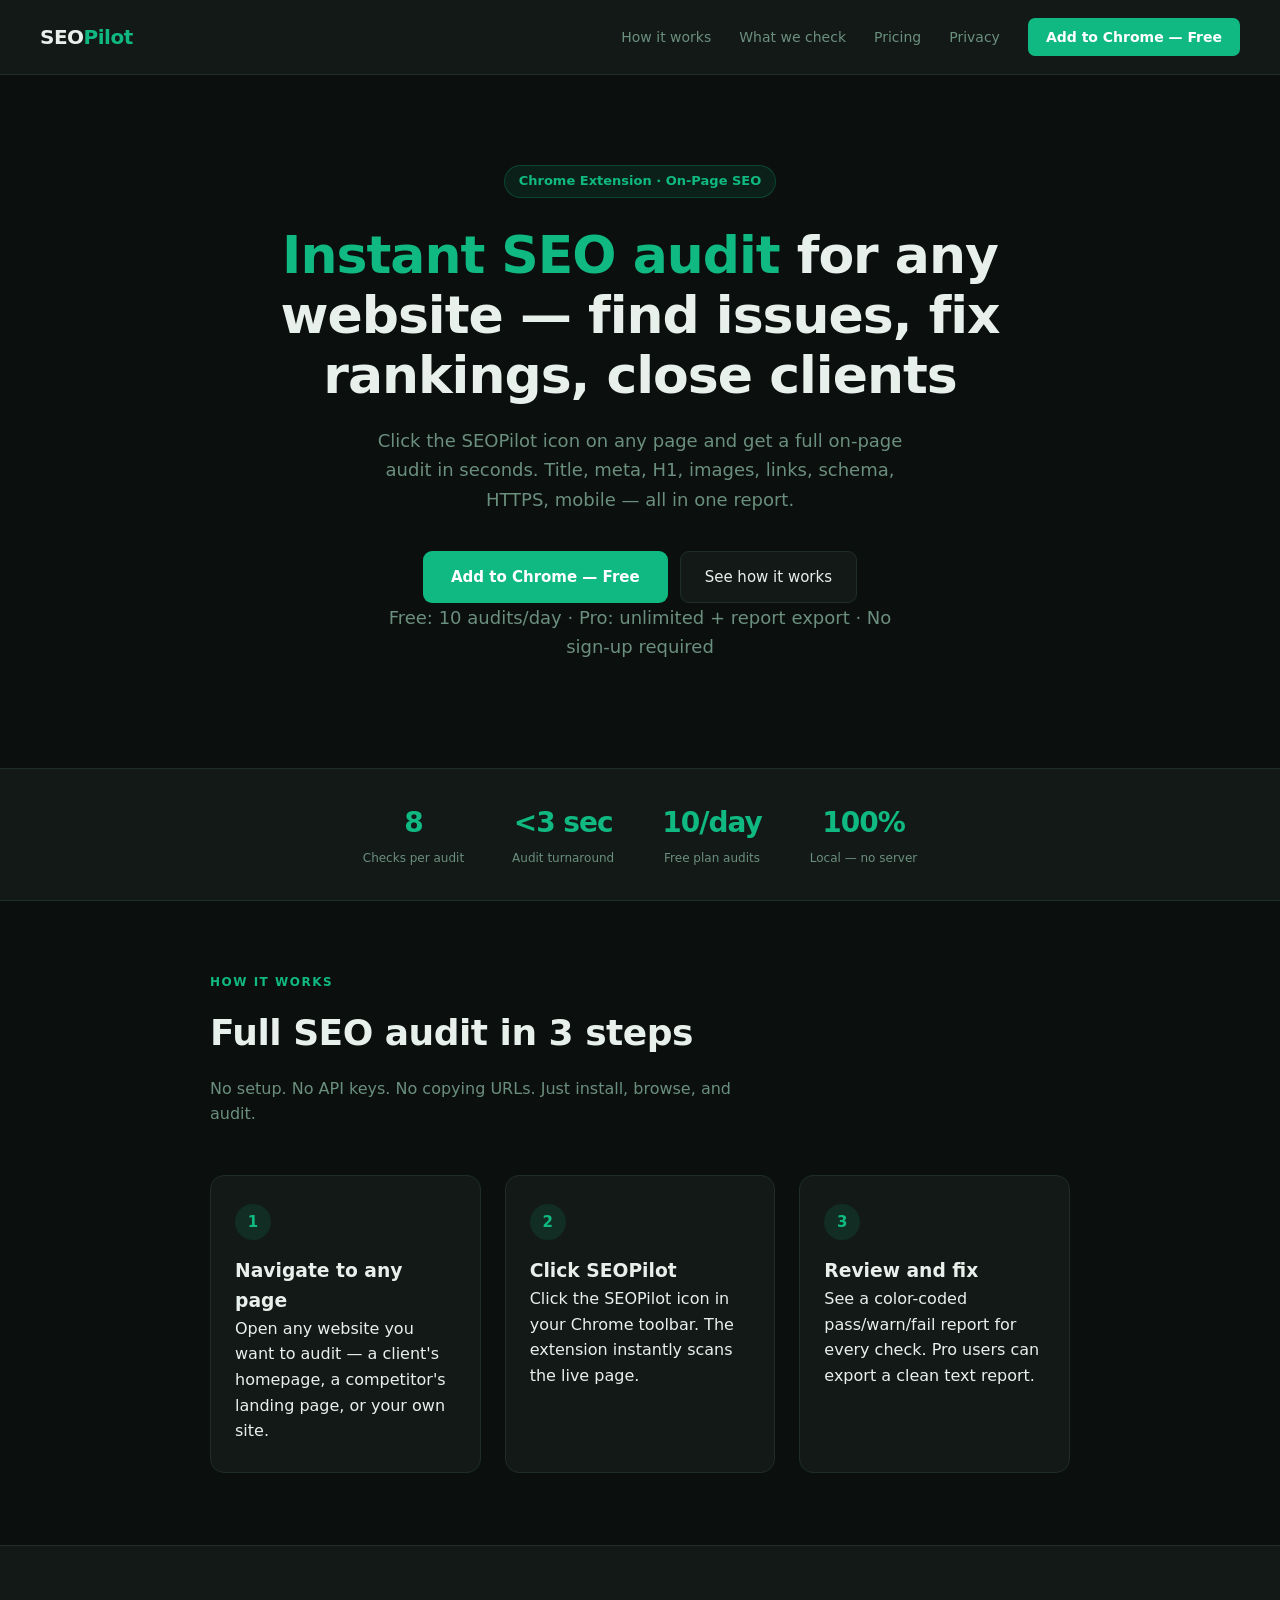
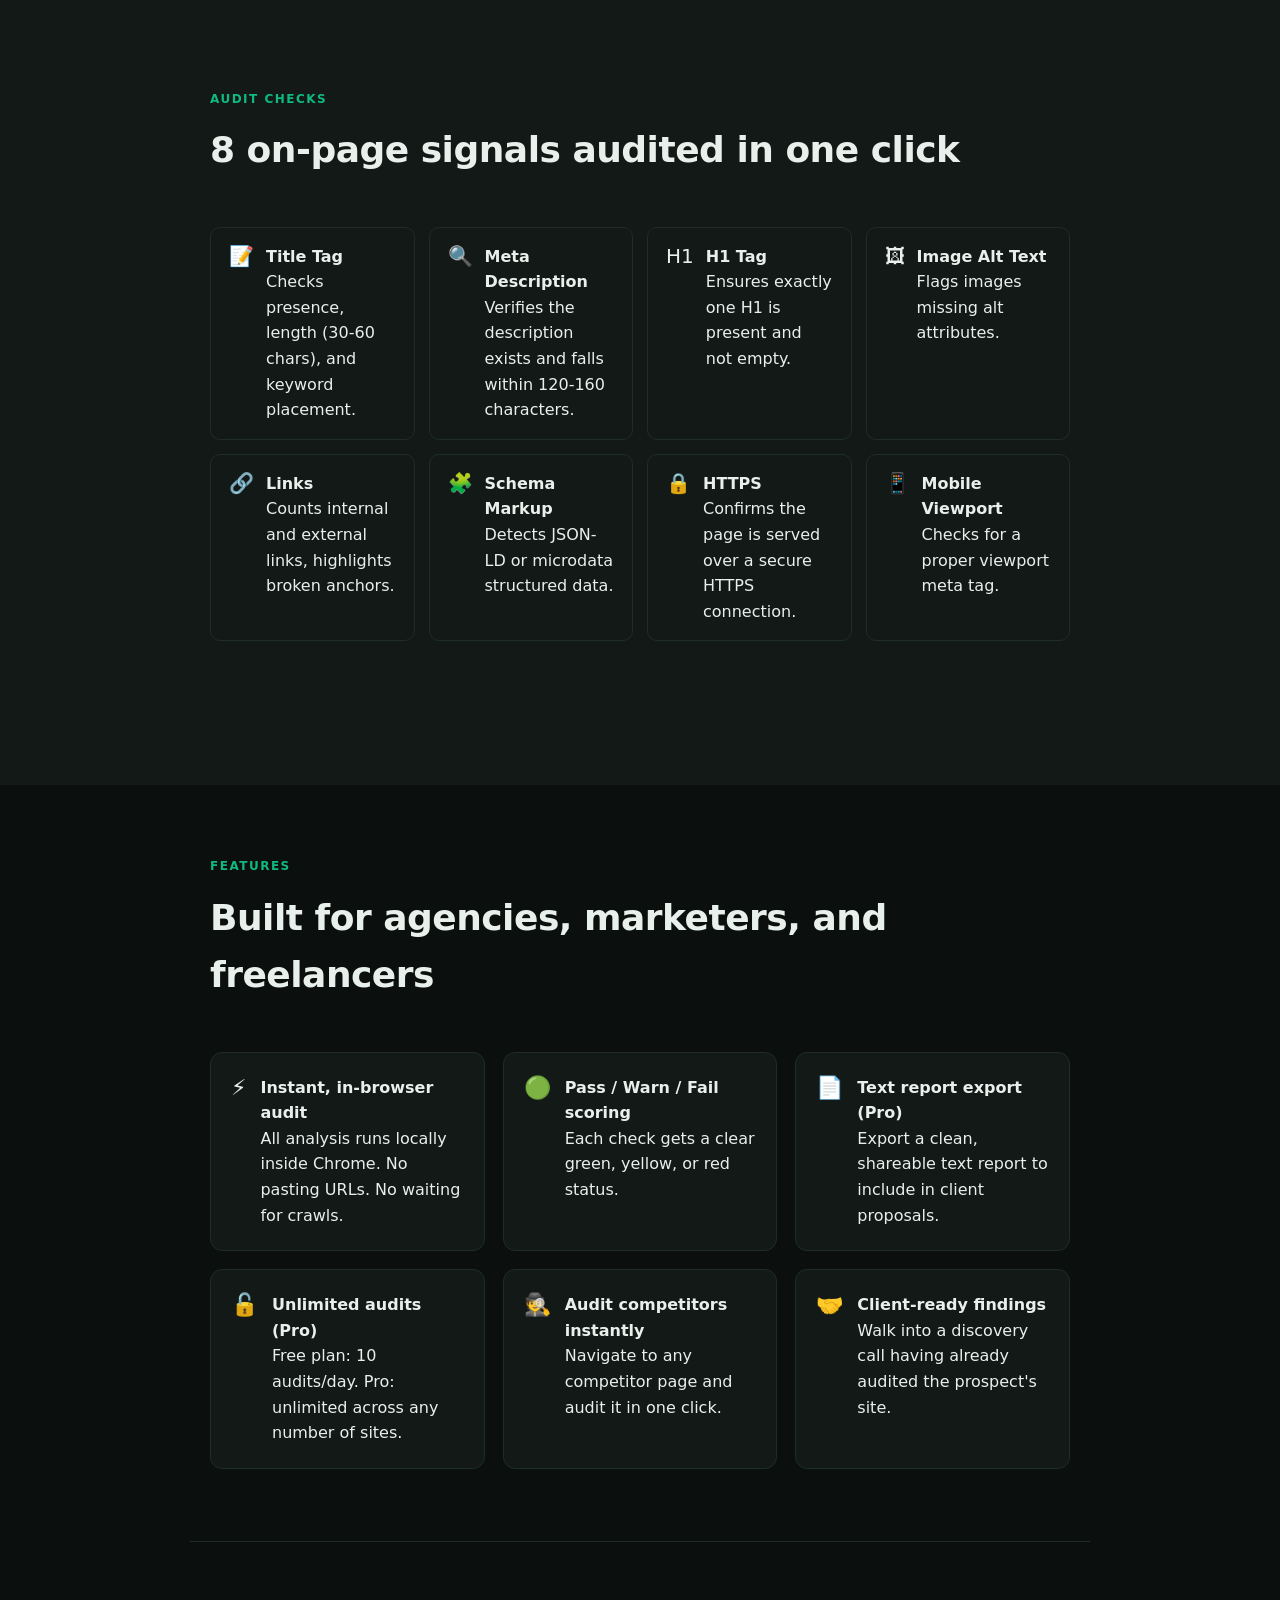
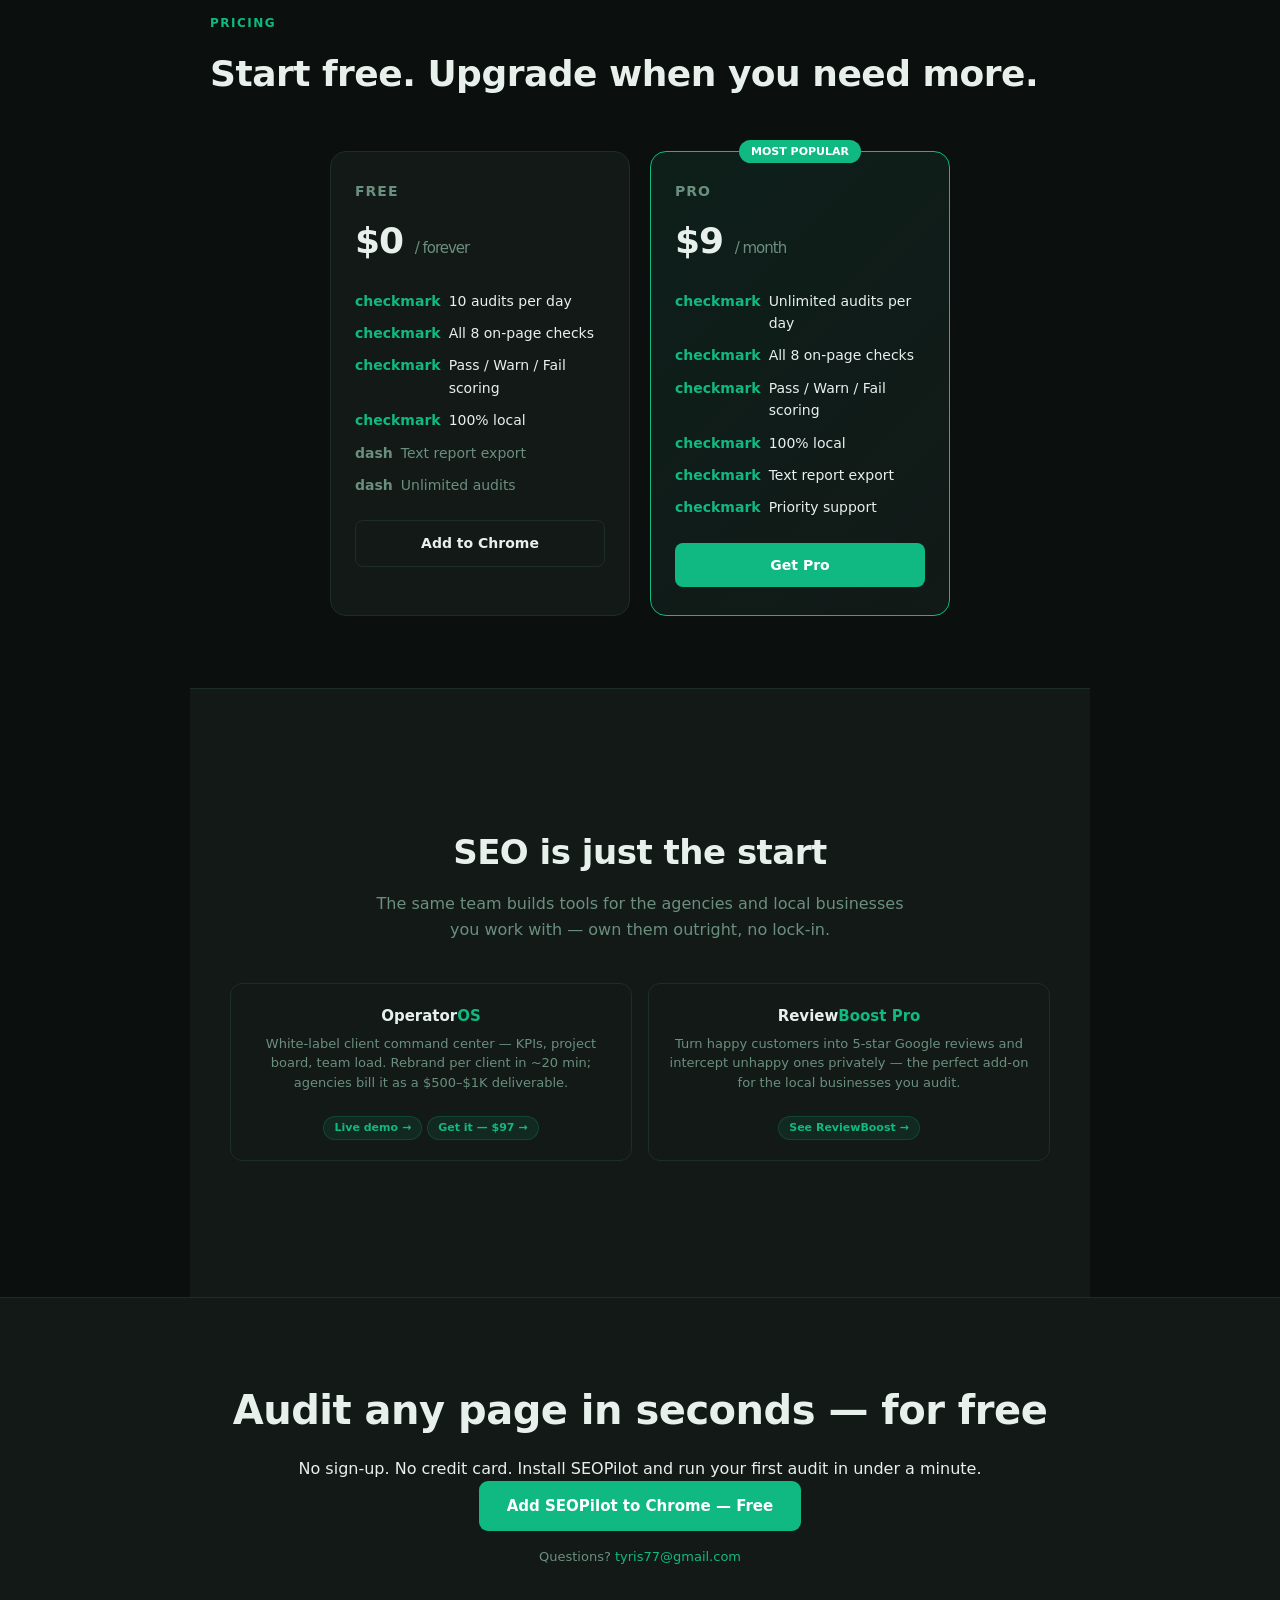
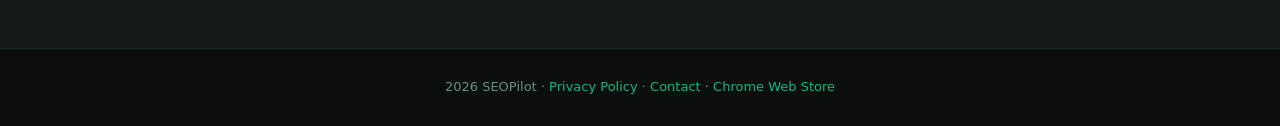
<file: index.html>
<!DOCTYPE html>
<html lang="en">
<head>
  <meta charset="UTF-8" />
  <meta name="viewport" content="width=device-width, initial-scale=1.0" />
  <title>SEOPilot — On-Page SEO Auditor for Chrome</title>
  <meta name="description" content="Instant on-page SEO audit for any website. Check title tags, meta descriptions, H1s, images, links, schema, HTTPS, and mobile-friendliness in one click. Free &amp; Pro plans." />
  <meta property="og:title" content="SEOPilot — On-Page SEO Auditor" />
  <meta property="og:description" content="Instant SEO audit for any website. Find issues, fix rankings, close clients." />
  <meta property="og:url" content="https://tyris77.github.io/seopilot/" />
  <meta property="og:image" content="https://tyris77.github.io/seopilot/og-image.png" />
  <meta property="og:type" content="website" />
  <meta name="twitter:card" content="summary_large_image" />
  <style>
    *, *::before, *::after { box-sizing: border-box; margin: 0; padding: 0; }
    :root { --green: #10b981; --green-d: #059669; --bg: #0b0f0e; --surface: #121917; --border: #1e2d28; --text: #e8f0ec; --muted: #6b8f7e; }
    body { font-family: -apple-system, BlinkMacSystemFont, 'Segoe UI', system-ui, sans-serif; background: var(--bg); color: var(--text); line-height: 1.6; }
    a { color: var(--green); text-decoration: none; } a:hover { text-decoration: underline; }
    nav { display: flex; align-items: center; justify-content: space-between; padding: 18px 40px; border-bottom: 1px solid var(--border); background: var(--surface); position: sticky; top: 0; z-index: 100; }
    .nav-logo { font-size: 20px; font-weight: 800; color: var(--text); letter-spacing: -0.5px; }
    .nav-logo span { color: var(--green); }
    .nav-links { display: flex; gap: 28px; align-items: center; }
    .nav-links a { color: var(--muted); font-size: 14px; }
    .nav-cta { background: var(--green); color: #fff !important; padding: 8px 18px; border-radius: 7px; font-weight: 600; font-size: 14px; }
    .hero { text-align: center; padding: 90px 20px 70px; max-width: 760px; margin: 0 auto; }
    .hero-badge { display: inline-flex; align-items: center; gap: 7px; background: rgba(16,185,129,0.1); border: 1px solid rgba(16,185,129,0.25); color: var(--green); font-size: 13px; font-weight: 600; padding: 5px 14px; border-radius: 20px; margin-bottom: 28px; }
    .hero h1 { font-size: clamp(32px, 5vw, 52px); font-weight: 800; line-height: 1.15; letter-spacing: -1px; margin-bottom: 20px; }
    .hero h1 em { color: var(--green); font-style: normal; }
    .hero p { font-size: 18px; color: var(--muted); max-width: 540px; margin: 0 auto 36px; line-height: 1.65; }
    .hero-btns { display: flex; justify-content: center; gap: 12px; flex-wrap: wrap; }
    .btn-primary { background: var(--green); color: #fff; padding: 13px 28px; border-radius: 9px; font-weight: 700; font-size: 15px; display: inline-flex; align-items: center; gap: 8px; }
    .btn-secondary { background: var(--surface); color: var(--text); border: 1px solid var(--border); padding: 13px 24px; border-radius: 9px; font-size: 15px; }
    .hero-sub { margin-top: 18px; font-size: 13px; color: var(--muted); }
    .stats-bar { display: flex; justify-content: center; gap: 48px; padding: 32px 20px; border-top: 1px solid var(--border); border-bottom: 1px solid var(--border); background: var(--surface); flex-wrap: wrap; }
    .stat { text-align: center; } .stat-num { font-size: 28px; font-weight: 800; color: var(--green); letter-spacing: -1px; } .stat-label { font-size: 12px; color: var(--muted); margin-top: 3px; }
    section { padding: 72px 20px; max-width: 900px; margin: 0 auto; }
    .section-label { font-size: 12px; font-weight: 700; letter-spacing: 1.5px; color: var(--green); text-transform: uppercase; margin-bottom: 12px; }
    .section-title { font-size: clamp(24px, 3.5vw, 36px); font-weight: 800; letter-spacing: -0.5px; margin-bottom: 14px; }
    .section-sub { font-size: 16px; color: var(--muted); max-width: 560px; }
    .steps { display: grid; grid-template-columns: repeat(auto-fit, minmax(200px, 1fr)); gap: 24px; margin-top: 48px; }
    .step { background: var(--surface); border: 1px solid var(--border); border-radius: 14px; padding: 28px 24px; }
    .step-num { width: 36px; height: 36px; background: rgba(16,185,129,0.12); border-radius: 50%; display: flex; align-items: center; justify-content: center; font-weight: 800; font-size: 15px; color: var(--green); margin-bottom: 16px; }
    .checks-grid { display: grid; grid-template-columns: repeat(auto-fit, minmax(200px, 1fr)); gap: 14px; margin-top: 48px; }
    .check-item { background: var(--surface); border: 1px solid var(--border); border-radius: 10px; padding: 16px 18px; display: flex; align-items: flex-start; gap: 12px; }
    .check-icon { font-size: 20px; flex-shrink: 0; line-height: 1.2; }
    .features-grid { display: grid; grid-template-columns: repeat(auto-fit, minmax(260px, 1fr)); gap: 18px; margin-top: 48px; }
    .feature-card { background: var(--surface); border: 1px solid var(--border); border-radius: 12px; padding: 22px 20px; display: flex; gap: 14px; }
    .feature-icon { font-size: 22px; flex-shrink: 0; line-height: 1; margin-top: 2px; }
    .use-cases { display: grid; grid-template-columns: repeat(auto-fit, minmax(220px, 1fr)); gap: 16px; margin-top: 40px; }
    .use-case { background: var(--surface); border: 1px solid var(--border); border-radius: 10px; padding: 18px; font-size: 14px; }
    .use-case strong { display: block; margin-bottom: 6px; }
    .pricing-grid { display: grid; grid-template-columns: 1fr 1fr; gap: 20px; margin-top: 48px; max-width: 620px; margin-left: auto; margin-right: auto; }
    .plan { background: var(--surface); border: 1px solid var(--border); border-radius: 16px; padding: 28px 24px; }
    .plan--pro { border-color: var(--green); background: linear-gradient(135deg, #0d1f1a, #121917); position: relative; }
    .plan-badge { position: absolute; top: -12px; left: 50%; transform: translateX(-50%); background: var(--green); color: #fff; font-size: 11px; font-weight: 700; padding: 3px 12px; border-radius: 20px; white-space: nowrap; }
    .plan-name { font-size: 14px; font-weight: 700; color: var(--muted); margin-bottom: 10px; text-transform: uppercase; letter-spacing: 1px; }
    .plan-price { font-size: 36px; font-weight: 800; letter-spacing: -1px; margin-bottom: 4px; }
    .plan-price span { font-size: 15px; font-weight: 400; color: var(--muted); }
    .plan-features { list-style: none; margin: 20px 0 24px; display: flex; flex-direction: column; gap: 10px; }
    .plan-features li { font-size: 14px; display: flex; align-items: flex-start; gap: 8px; }
    .plan-features li::before { content: "checkmark"; color: var(--green); font-weight: 700; flex-shrink: 0; }
    .plan-features li.no::before { content: "dash"; color: var(--muted); }
    .plan-features li.no { color: var(--muted); }
    .plan-btn { display: block; width: 100%; text-align: center; padding: 11px 16px; border-radius: 8px; font-weight: 700; font-size: 14px; }
    .plan-btn--free { background: var(--surface); border: 1px solid var(--border); color: var(--text); }
    .plan-btn--pro { background: var(--green); color: #fff; }
    .suite-grid { display: grid; grid-template-columns: repeat(auto-fit, minmax(200px, 1fr)); gap: 16px; margin-top: 40px; }
    .suite-card { background: var(--surface); border: 1px solid var(--border); border-radius: 12px; padding: 20px; }
    .suite-card-name { font-size: 15px; font-weight: 700; color: var(--text); margin-bottom: 6px; }
    .suite-card-name span { color: var(--green); }
    .suite-card-desc { font-size: 13px; color: var(--muted); line-height: 1.5; }
    .suite-card-tag { display: inline-block; margin-top: 12px; font-size: 11px; font-weight: 600; color: var(--green); background: rgba(16,185,129,0.1); border: 1px solid rgba(16,185,129,0.2); padding: 2px 10px; border-radius: 20px; }
    .cta-section { text-align: center; padding: 80px 20px; border-top: 1px solid var(--border); background: var(--surface); }
    .cta-section h2 { font-size: clamp(24px, 4vw, 40px); font-weight: 800; margin-bottom: 14px; letter-spacing: -0.5px; }
    footer { text-align: center; padding: 28px 20px; font-size: 13px; color: var(--muted); border-top: 1px solid var(--border); }
  </style>
</head>
<body>
  <nav>
    <div class="nav-logo">SEO<span>Pilot</span></div>
    <div class="nav-links">
      <a href="#how-it-works">How it works</a>
      <a href="#checks">What we check</a>
      <a href="#pricing">Pricing</a>
      <a href="privacy.html">Privacy</a>
      <a href="https://chromewebstore.google.com/detail/seopilot/jkgemdmkabllpfkijfbdinfplffpdedp" class="nav-cta">Add to Chrome — Free</a>
    </div>
  </nav>
  <div class="hero">
    <div class="hero-badge">Chrome Extension · On-Page SEO</div>
    <h1><em>Instant SEO audit</em> for any website — find issues, fix rankings, close clients</h1>
    <p>Click the SEOPilot icon on any page and get a full on-page audit in seconds. Title, meta, H1, images, links, schema, HTTPS, mobile — all in one report.</p>
    <div class="hero-btns">
      <a href="https://chromewebstore.google.com/detail/seopilot/jkgemdmkabllpfkijfbdinfplffpdedp" class="btn-primary">Add to Chrome — Free</a>
      <a href="#how-it-works" class="btn-secondary">See how it works</a>
    </div>
    <p class="hero-sub">Free: 10 audits/day · Pro: unlimited + report export · No sign-up required</p>
  </div>
  <div class="stats-bar">
    <div class="stat"><div class="stat-num">8</div><div class="stat-label">Checks per audit</div></div>
    <div class="stat"><div class="stat-num">&lt;3 sec</div><div class="stat-label">Audit turnaround</div></div>
    <div class="stat"><div class="stat-num">10/day</div><div class="stat-label">Free plan audits</div></div>
    <div class="stat"><div class="stat-num">100%</div><div class="stat-label">Local — no server</div></div>
  </div>
  <section id="how-it-works">
    <div class="section-label">How it works</div>
    <h2 class="section-title">Full SEO audit in 3 steps</h2>
    <p class="section-sub">No setup. No API keys. No copying URLs. Just install, browse, and audit.</p>
    <div class="steps">
      <div class="step"><div class="step-num">1</div><h3>Navigate to any page</h3><p>Open any website you want to audit — a client's homepage, a competitor's landing page, or your own site.</p></div>
      <div class="step"><div class="step-num">2</div><h3>Click SEOPilot</h3><p>Click the SEOPilot icon in your Chrome toolbar. The extension instantly scans the live page.</p></div>
      <div class="step"><div class="step-num">3</div><h3>Review and fix</h3><p>See a color-coded pass/warn/fail report for every check. Pro users can export a clean text report.</p></div>
    </div>
  </section>
  <section id="checks" style="border-top: 1px solid var(--border); max-width:100%; background: var(--surface);">
    <div style="max-width:900px; margin:0 auto; padding:72px 20px;">
      <div class="section-label">Audit checks</div>
      <h2 class="section-title">8 on-page signals audited in one click</h2>
      <div class="checks-grid">
        <div class="check-item"><div class="check-icon">📝</div><div><h4>Title Tag</h4><p>Checks presence, length (30-60 chars), and keyword placement.</p></div></div>
        <div class="check-item"><div class="check-icon">🔍</div><div><h4>Meta Description</h4><p>Verifies the description exists and falls within 120-160 characters.</p></div></div>
        <div class="check-item"><div class="check-icon">H1</div><div><h4>H1 Tag</h4><p>Ensures exactly one H1 is present and not empty.</p></div></div>
        <div class="check-item"><div class="check-icon">🖼</div><div><h4>Image Alt Text</h4><p>Flags images missing alt attributes.</p></div></div>
        <div class="check-item"><div class="check-icon">🔗</div><div><h4>Links</h4><p>Counts internal and external links, highlights broken anchors.</p></div></div>
        <div class="check-item"><div class="check-icon">🧩</div><div><h4>Schema Markup</h4><p>Detects JSON-LD or microdata structured data.</p></div></div>
        <div class="check-item"><div class="check-icon">🔒</div><div><h4>HTTPS</h4><p>Confirms the page is served over a secure HTTPS connection.</p></div></div>
        <div class="check-item"><div class="check-icon">📱</div><div><h4>Mobile Viewport</h4><p>Checks for a proper viewport meta tag.</p></div></div>
      </div>
    </div>
  </section>
  <section id="features">
    <div class="section-label">Features</div>
    <h2 class="section-title">Built for agencies, marketers, and freelancers</h2>
    <div class="features-grid">
      <div class="feature-card"><div class="feature-icon">⚡</div><div><h4>Instant, in-browser audit</h4><p>All analysis runs locally inside Chrome. No pasting URLs. No waiting for crawls.</p></div></div>
      <div class="feature-card"><div class="feature-icon">🟢</div><div><h4>Pass / Warn / Fail scoring</h4><p>Each check gets a clear green, yellow, or red status.</p></div></div>
      <div class="feature-card"><div class="feature-icon">📄</div><div><h4>Text report export (Pro)</h4><p>Export a clean, shareable text report to include in client proposals.</p></div></div>
      <div class="feature-card"><div class="feature-icon">🔓</div><div><h4>Unlimited audits (Pro)</h4><p>Free plan: 10 audits/day. Pro: unlimited across any number of sites.</p></div></div>
      <div class="feature-card"><div class="feature-icon">🕵</div><div><h4>Audit competitors instantly</h4><p>Navigate to any competitor page and audit it in one click.</p></div></div>
      <div class="feature-card"><div class="feature-icon">🤝</div><div><h4>Client-ready findings</h4><p>Walk into a discovery call having already audited the prospect's site.</p></div></div>
    </div>
  </section>
  <section id="pricing" style="border-top: 1px solid var(--border);">
    <div class="section-label">Pricing</div>
    <h2 class="section-title">Start free. Upgrade when you need more.</h2>
    <div class="pricing-grid">
      <div class="plan">
        <div class="plan-name">Free</div>
        <div class="plan-price">$0 <span>/ forever</span></div>
        <ul class="plan-features">
          <li>10 audits per day</li><li>All 8 on-page checks</li><li>Pass / Warn / Fail scoring</li><li>100% local</li><li class="no">Text report export</li><li class="no">Unlimited audits</li>
        </ul>
        <a href="https://chromewebstore.google.com/detail/seopilot/jkgemdmkabllpfkijfbdinfplffpdedp" class="plan-btn plan-btn--free">Add to Chrome</a>
      </div>
      <div class="plan plan--pro">
        <div class="plan-badge">MOST POPULAR</div>
        <div class="plan-name">Pro</div>
        <div class="plan-price">$9 <span>/ month</span></div>
        <ul class="plan-features">
          <li>Unlimited audits per day</li><li>All 8 on-page checks</li><li>Pass / Warn / Fail scoring</li><li>100% local</li><li>Text report export</li><li>Priority support</li>
        </ul>
        <a href="https://gumroad.com/l/seopilot" class="plan-btn plan-btn--pro">Get Pro</a>
      </div>
    </div>
  </section>
  <!-- MORE TOOLS FUNNEL (EXP-004) — additive; routes agency/consultant audience into OperatorOS + ReviewBoost. UTM-tagged; no cookies/JS/3rd-party. -->
  <section id="more-tools" style="border-top:1px solid var(--border); background:var(--surface);">
    <div style="max-width:960px; margin:0 auto; padding:64px 20px; text-align:center;">
      <h2 style="font-size:clamp(22px,4vw,34px); font-weight:800; letter-spacing:-0.5px; margin-bottom:12px;">SEO is just the start</h2>
      <p style="color:var(--muted); max-width:560px; margin:0 auto;">The same team builds tools for the agencies and local businesses you work with — own them outright, no lock-in.</p>
      <div class="suite-grid">
        <div class="suite-card">
          <div class="suite-card-name">Operator<span>OS</span></div>
          <div class="suite-card-desc">White-label client command center — KPIs, project board, team load. Rebrand per client in ~20 min; agencies bill it as a $500&ndash;$1K deliverable.</div>
          <div style="margin-top:12px;">
            <a class="suite-card-tag" href="https://operatoros-demo.netlify.app?utm_source=seopilot&amp;utm_medium=ext_site&amp;utm_campaign=exp004">Live demo &rarr;</a>
            <a class="suite-card-tag" href="https://959799362467.gumroad.com/l/operatoros?utm_source=seopilot&amp;utm_medium=ext_site&amp;utm_campaign=exp004">Get it &mdash; $97 &rarr;</a>
          </div>
        </div>
        <div class="suite-card">
          <div class="suite-card-name">Review<span>Boost Pro</span></div>
          <div class="suite-card-desc">Turn happy customers into 5-star Google reviews and intercept unhappy ones privately &mdash; the perfect add-on for the local businesses you audit.</div>
          <div style="margin-top:12px;">
            <a class="suite-card-tag" href="https://public-gules-delta.vercel.app/reviewboost.html?utm_source=seopilot&amp;utm_medium=ext_site&amp;utm_campaign=exp004">See ReviewBoost &rarr;</a>
          </div>
        </div>
      </div>
    </div>
  </section>
  <div class="cta-section">
    <h2>Audit any page in seconds — for free</h2>
    <p>No sign-up. No credit card. Install SEOPilot and run your first audit in under a minute.</p>
    <a href="https://chromewebstore.google.com/detail/seopilot/jkgemdmkabllpfkijfbdinfplffpdedp" class="btn-primary" style="display:inline-flex;">Add SEOPilot to Chrome — Free</a>
    <p style="margin-top:16px; font-size:13px; color:var(--muted);">Questions? <a href="mailto:tyris77@gmail.com">tyris77@gmail.com</a></p>
  </div>
  <footer>
    <p>2026 SEOPilot · <a href="privacy.html">Privacy Policy</a> · <a href="mailto:tyris77@gmail.com">Contact</a> · <a href="https://chromewebstore.google.com/detail/seopilot/jkgemdmkabllpfkijfbdinfplffpdedp">Chrome Web Store</a></p>
  </footer>
</body>
  </html>
</file>
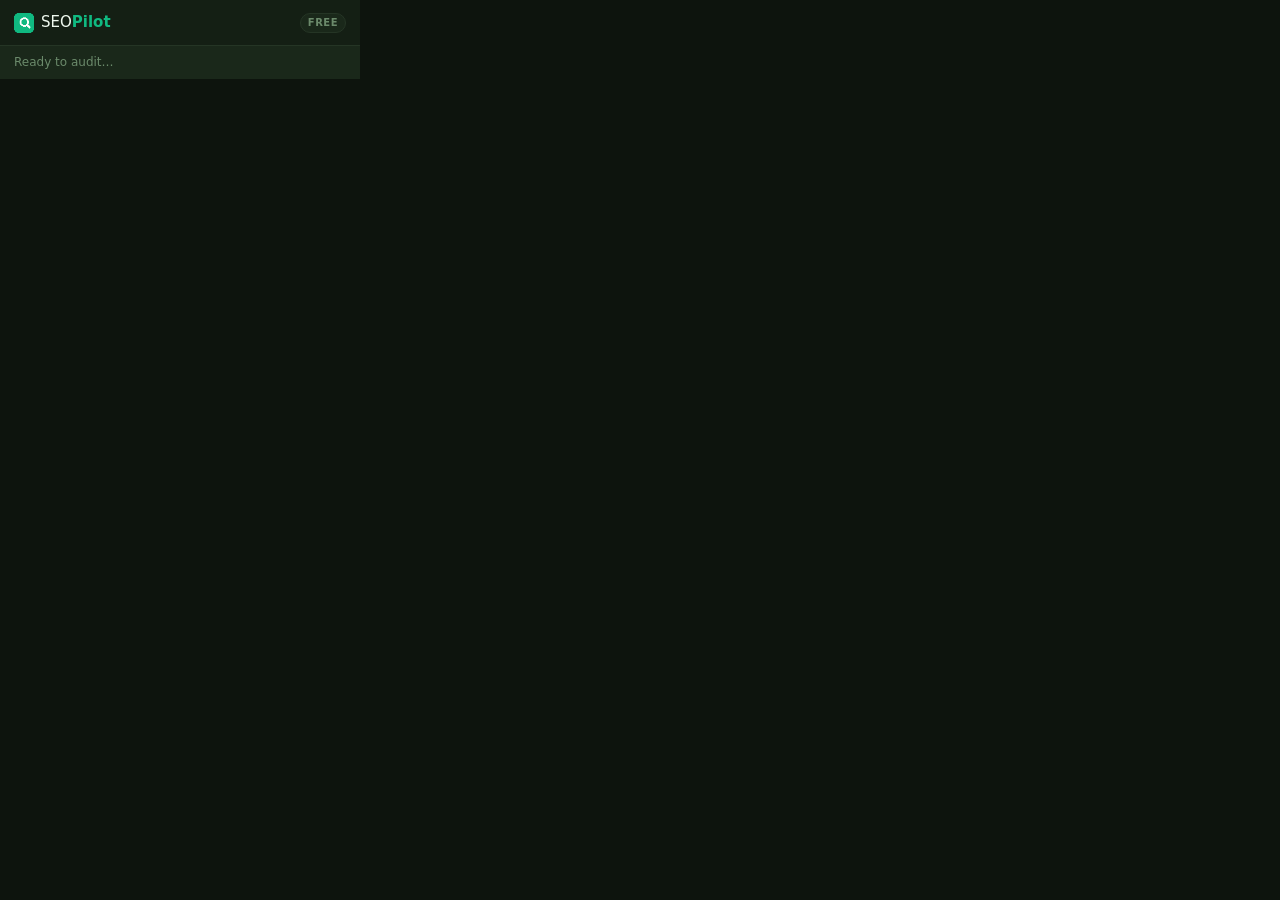
<file: popup.html>
<!DOCTYPE html>
<html lang="en">
<head>
  <meta charset="UTF-8" />
  <title>SEOPilot</title>
  <link rel="stylesheet" href="popup.css" />
</head>
<body>

  <header class="sp-header">
    <div class="sp-logo">
      <img src="icons/icon32.png" alt="SEOPilot" class="sp-logo-img" />
      <span class="sp-logo-text">SEO<strong>Pilot</strong></span>
    </div>
    <div id="badgePro" class="sp-badge sp-badge--pro" style="display:none">PRO</div>
    <div id="badgeFree" class="sp-badge sp-badge--free">FREE</div>
  </header>

  <div id="statusBanner" class="sp-status sp-status--scanning">
    <span id="statusText">Ready to audit…</span>
  </div>

  <div id="usageSection" class="sp-usage-section" style="display:none">
    <div class="sp-usage-label">
      <span>Audits today</span>
      <span id="usageCount">0 / 10</span>
    </div>
    <div class="sp-usage-track">
      <div id="usageBar" class="sp-usage-bar" style="width:0%"></div>
    </div>
  </div>

  <div id="actionsSection" class="sp-actions" style="display:none">
    <button id="btnAudit" class="sp-btn sp-btn--primary" disabled>
      🔍 Audit This Page
    </button>
    <button id="btnExport" class="sp-btn sp-btn--secondary" disabled style="display:none">
      ⬇ Export Report (Pro) <span class="sp-pro-tag">PRO</span>
    </button>
  </div>

  <div id="progressSection" class="sp-progress-section" style="display:none">
    <div class="sp-spinner"></div>
    <span id="progressText">Auditing page…</span>
  </div>

  <div id="resultsSection" class="sp-results-section" style="display:none">
    <div class="sp-score-row">
      <div class="sp-score-ring">
        <canvas id="scoreCanvas" width="72" height="72"></canvas>
        <div class="sp-score-num" id="scoreNum">--</div>
      </div>
      <div class="sp-score-info">
        <div class="sp-score-label" id="scoreLabel">SEO Score</div>
        <div class="sp-site-info" id="siteInfo"></div>
      </div>
    </div>

    <div class="sp-tabs">
      <button class="sp-tab active" data-tab="issues">Issues <span id="issueCount" class="sp-count sp-count--red">0</span></button>
      <button class="sp-tab" data-tab="warnings">Warnings <span id="warnCount" class="sp-count sp-count--yellow">0</span></button>
      <button class="sp-tab" data-tab="passes">Passes <span id="passCount" class="sp-count sp-count--green">0</span></button>
    </div>

    <div id="tab-issues" class="sp-tab-panel">
      <div id="issuesList" class="sp-check-list"></div>
    </div>
    <div id="tab-warnings" class="sp-tab-panel" style="display:none">
      <div id="warningsList" class="sp-check-list"></div>
    </div>
    <div id="tab-passes" class="sp-tab-panel" style="display:none">
      <div id="passesList" class="sp-check-list"></div>
    </div>

    <div class="sp-meta-section" id="metaSection">
      <div class="sp-meta-row"><span class="sp-meta-label">Title</span><span class="sp-meta-val" id="metaTitle"></span></div>
      <div class="sp-meta-row"><span class="sp-meta-label">Description</span><span class="sp-meta-val" id="metaDesc"></span></div>
      <div class="sp-meta-row"><span class="sp-meta-label">H1</span><span class="sp-meta-val" id="metaH1"></span></div>
      <div class="sp-meta-row"><span class="sp-meta-label">Words</span><span class="sp-meta-val" id="metaWords"></span></div>
      <div class="sp-meta-row"><span class="sp-meta-label">Images</span><span class="sp-meta-val" id="metaImgs"></span></div>
      <div class="sp-meta-row"><span class="sp-meta-label">Int. Links</span><span class="sp-meta-val" id="metaIntLinks"></span></div>
      <div class="sp-meta-row"><span class="sp-meta-label">Ext. Links</span><span class="sp-meta-val" id="metaExtLinks"></span></div>
    </div>
  </div>

  <div id="upgradeSection" class="sp-upgrade" style="display:none">
    <div class="sp-upgrade-copy">
      <strong>Upgrade to Pro — $9/month</strong><br/>
      Unlimited audits · Export report · Schema checker
    </div>
    <a href="https://gumroad.com/l/seopilot" target="_blank" class="sp-btn sp-btn--upgrade">Upgrade Now →</a>
    <div class="sp-license-row">
      <input id="licenseInput" class="sp-input" type="text" placeholder="SP-XXXX-XXXX-XXXX" />
      <button id="btnActivate" class="sp-btn sp-btn--activate">Activate</button>
    </div>
    <div id="licenseMsg" class="sp-license-msg" style="display:none"></div>
  </div>

  <div id="proSection" class="sp-pro-section" style="display:none">
    <span id="proKeyDisplay" class="sp-pro-key"></span>
    <button id="btnDeactivate" class="sp-btn sp-btn--deactivate">Remove</button>
  </div>

  <script src="popup.js"></script>
</body>
</html>
</file>
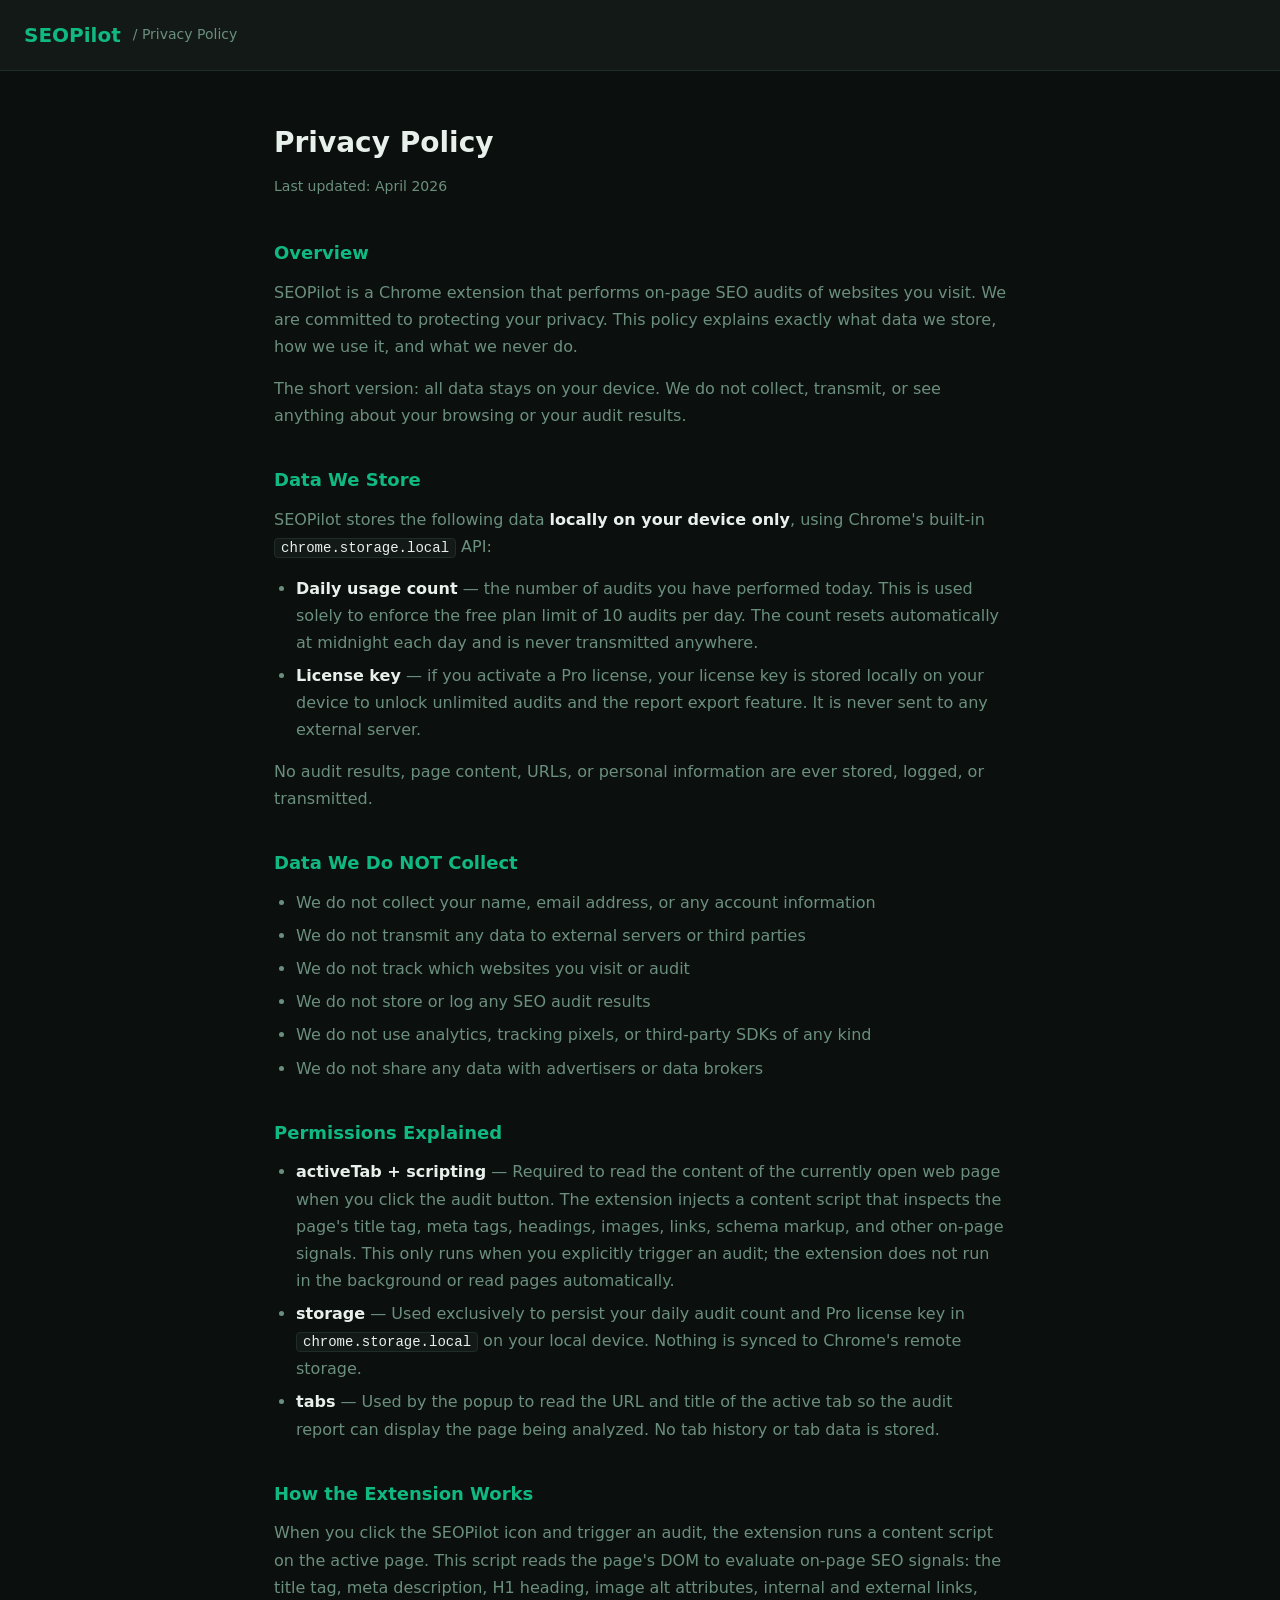
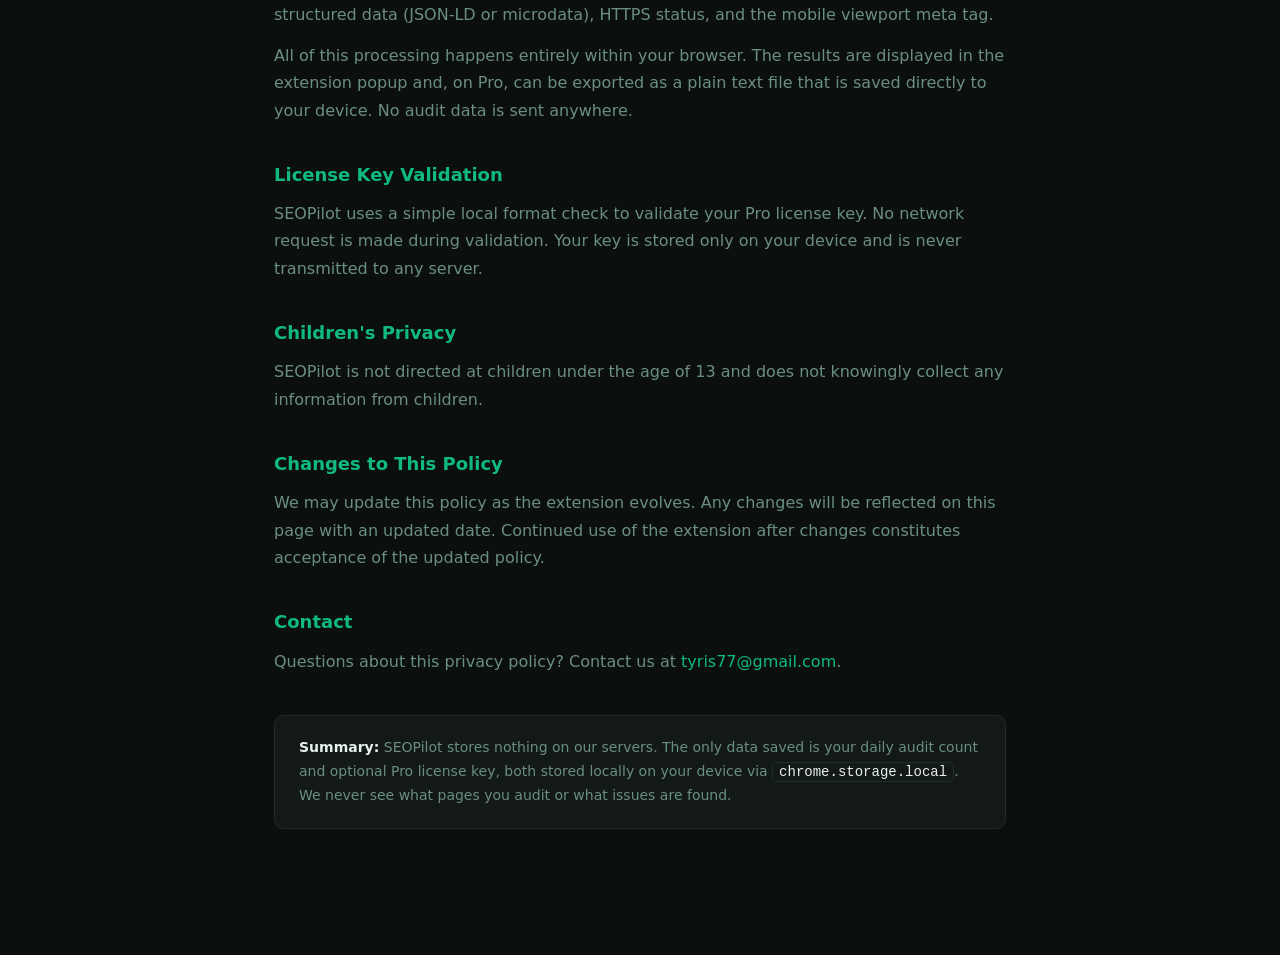
<file: privacy.html>
<!DOCTYPE html>
<html lang="en">
<head>
  <meta charset="UTF-8" />
  <meta name="viewport" content="width=device-width, initial-scale=1.0" />
  <title>Privacy Policy — SEOPilot</title>
  <style>
    *,*::before,*::after{box-sizing:border-box;margin:0;padding:0}
    :root{
      --green:#10b981;
      --green-d:#059669;
      --bg:#0b0f0e;
      --surface:#121917;
      --border:#1e2d28;
      --text:#e8f0ec;
      --muted:#6b8f7e;
    }
    body{font-family:-apple-system,BlinkMacSystemFont,'Segoe UI',system-ui,sans-serif;background:var(--bg);color:var(--text);line-height:1.7;font-size:16px}
    header{background:var(--surface);border-bottom:1px solid var(--border);padding:18px 24px;display:flex;align-items:center;gap:12px}
    header strong{color:var(--green);font-size:20px}
    header span{color:var(--muted);font-size:14px}
    .container{max-width:780px;margin:48px auto;padding:0 24px 80px}
    h1{font-size:28px;margin-bottom:8px}
    .subtitle{color:var(--muted);margin-bottom:40px;font-size:14px}
    h2{font-size:18px;color:var(--green);margin:36px 0 10px}
    p{color:var(--muted);margin-bottom:14px}
    ul{color:var(--muted);padding-left:22px;margin-bottom:14px}
    ul li{margin-bottom:6px}
    a{color:var(--green);text-decoration:none}
    a:hover{text-decoration:underline}
    code{background:var(--surface);border:1px solid var(--border);border-radius:4px;padding:1px 6px;font-size:14px;color:var(--text)}
    .card{background:var(--surface);border:1px solid var(--border);border-radius:10px;padding:20px 24px;margin-top:40px}
    .card p{margin:0;font-size:14px}
    strong{color:var(--text)}
  </style>
</head>
<body>

<header>
  <strong>SEOPilot</strong>
  <span>/ Privacy Policy</span>
</header>

<div class="container">
  <h1>Privacy Policy</h1>
  <p class="subtitle">Last updated: April 2026</p>

  <h2>Overview</h2>
  <p>SEOPilot is a Chrome extension that performs on-page SEO audits of websites you visit. We are committed to protecting your privacy. This policy explains exactly what data we store, how we use it, and what we never do.</p>
  <p>The short version: all data stays on your device. We do not collect, transmit, or see anything about your browsing or your audit results.</p>

  <h2>Data We Store</h2>
  <p>SEOPilot stores the following data <strong>locally on your device only</strong>, using Chrome's built-in <code>chrome.storage.local</code> API:</p>
  <ul>
    <li><strong>Daily usage count</strong> — the number of audits you have performed today. This is used solely to enforce the free plan limit of 10 audits per day. The count resets automatically at midnight each day and is never transmitted anywhere.</li>
    <li><strong>License key</strong> — if you activate a Pro license, your license key is stored locally on your device to unlock unlimited audits and the report export feature. It is never sent to any external server.</li>
  </ul>
  <p>No audit results, page content, URLs, or personal information are ever stored, logged, or transmitted.</p>

  <h2>Data We Do NOT Collect</h2>
  <ul>
    <li>We do not collect your name, email address, or any account information</li>
    <li>We do not transmit any data to external servers or third parties</li>
    <li>We do not track which websites you visit or audit</li>
    <li>We do not store or log any SEO audit results</li>
    <li>We do not use analytics, tracking pixels, or third-party SDKs of any kind</li>
    <li>We do not share any data with advertisers or data brokers</li>
  </ul>

  <h2>Permissions Explained</h2>
  <ul>
    <li><strong>activeTab + scripting</strong> — Required to read the content of the currently open web page when you click the audit button. The extension injects a content script that inspects the page's title tag, meta tags, headings, images, links, schema markup, and other on-page signals. This only runs when you explicitly trigger an audit; the extension does not run in the background or read pages automatically.</li>
    <li><strong>storage</strong> — Used exclusively to persist your daily audit count and Pro license key in <code>chrome.storage.local</code> on your local device. Nothing is synced to Chrome's remote storage.</li>
    <li><strong>tabs</strong> — Used by the popup to read the URL and title of the active tab so the audit report can display the page being analyzed. No tab history or tab data is stored.</li>
  </ul>

  <h2>How the Extension Works</h2>
  <p>When you click the SEOPilot icon and trigger an audit, the extension runs a content script on the active page. This script reads the page's DOM to evaluate on-page SEO signals: the title tag, meta description, H1 heading, image alt attributes, internal and external links, structured data (JSON-LD or microdata), HTTPS status, and the mobile viewport meta tag.</p>
  <p>All of this processing happens entirely within your browser. The results are displayed in the extension popup and, on Pro, can be exported as a plain text file that is saved directly to your device. No audit data is sent anywhere.</p>

  <h2>License Key Validation</h2>
  <p>SEOPilot uses a simple local format check to validate your Pro license key. No network request is made during validation. Your key is stored only on your device and is never transmitted to any server.</p>

  <h2>Children's Privacy</h2>
  <p>SEOPilot is not directed at children under the age of 13 and does not knowingly collect any information from children.</p>

  <h2>Changes to This Policy</h2>
  <p>We may update this policy as the extension evolves. Any changes will be reflected on this page with an updated date. Continued use of the extension after changes constitutes acceptance of the updated policy.</p>

  <h2>Contact</h2>
  <p>Questions about this privacy policy? Contact us at <a href="mailto:tyris77@gmail.com">tyris77@gmail.com</a>.</p>

  <div class="card">
    <p><strong>Summary:</strong> SEOPilot stores nothing on our servers. The only data saved is your daily audit count and optional Pro license key, both stored locally on your device via <code>chrome.storage.local</code>. We never see what pages you audit or what issues are found.</p>
  </div>
</div>

</body>
</html>
</file>
<file: popup.css>
*,*::before,*::after{box-sizing:border-box;margin:0;padding:0}
:root{
  --green:#10b981;--green-d:#059669;--green-dim:#d1fae5;
  --bg:#0d140d;--surface:#141f14;--surface2:#1a281a;--border:#253525;
  --text:#eef8ee;--muted:#6b8a6b;--yellow:#f59e0b;--danger:#ef4444;--white:#fff;
}
body{font-family:-apple-system,BlinkMacSystemFont,'Segoe UI',system-ui,sans-serif;background:var(--bg);color:var(--text);width:360px;font-size:13px;line-height:1.4}
a{color:var(--green);text-decoration:none}
.sp-header{display:flex;align-items:center;padding:12px 14px;background:var(--surface);border-bottom:1px solid var(--border);gap:8px}
.sp-logo{display:flex;align-items:center;gap:7px;flex:1}
.sp-logo-img{width:20px;height:20px}
.sp-logo-text{font-size:15px;color:var(--text)}
.sp-logo-text strong{color:var(--green)}
.sp-badge{font-size:10px;font-weight:700;padding:2px 7px;border-radius:20px;letter-spacing:.5px}
.sp-badge--pro{background:var(--green);color:#fff}
.sp-badge--free{background:var(--surface2);color:var(--muted);border:1px solid var(--border)}
.sp-status{padding:8px 14px;font-size:12px}
.sp-status--scanning{background:var(--surface2);color:var(--muted)}
.sp-status--ready{background:#0d1a0d;color:var(--green)}
.sp-status--error{background:#1a0d0d;color:#f87171}
.sp-usage-section{padding:10px 14px 6px;border-bottom:1px solid var(--border)}
.sp-usage-label{display:flex;justify-content:space-between;font-size:11px;color:var(--muted);margin-bottom:5px}
.sp-usage-track{height:4px;background:var(--surface2);border-radius:2px;overflow:hidden}
.sp-usage-bar{height:100%;background:var(--green);border-radius:2px;transition:width .4s}
.sp-actions{display:flex;flex-direction:column;gap:6px;padding:12px 14px;border-bottom:1px solid var(--border)}
.sp-btn{border:none;border-radius:7px;font-size:13px;font-weight:600;cursor:pointer;padding:9px 14px;transition:background .15s,opacity .15s;text-align:center;text-decoration:none;display:inline-flex;align-items:center;justify-content:center;gap:6px}
.sp-btn:disabled{opacity:.4;cursor:not-allowed}
.sp-btn--primary{background:var(--green);color:#fff;width:100%}
.sp-btn--primary:hover:not(:disabled){background:var(--green-d)}
.sp-btn--secondary{background:var(--surface2);color:var(--muted);border:1px solid var(--border);width:100%;font-weight:500}
.sp-pro-tag{font-size:9px;background:rgba(255,255,255,.15);padding:1px 5px;border-radius:10px}
.sp-progress-section{display:flex;align-items:center;gap:10px;padding:14px;color:var(--muted);font-size:12px}
.sp-spinner{width:16px;height:16px;border:2px solid var(--border);border-top-color:var(--green);border-radius:50%;animation:spin .8s linear infinite;flex-shrink:0}
@keyframes spin{to{transform:rotate(360deg)}}
.sp-results-section{border-top:1px solid var(--border)}
.sp-score-row{display:flex;align-items:center;gap:12px;padding:12px 14px;border-bottom:1px solid var(--border)}
.sp-score-ring{position:relative;flex-shrink:0}
.sp-score-num{position:absolute;top:50%;left:50%;transform:translate(-50%,-50%);font-size:18px;font-weight:700;color:var(--text)}
.sp-score-info{flex:1}
.sp-score-label{font-size:11px;color:var(--muted);margin-bottom:2px}
.sp-site-info{font-size:12px;color:var(--text);white-space:nowrap;overflow:hidden;text-overflow:ellipsis}
.sp-tabs{display:flex;border-bottom:1px solid var(--border)}
.sp-tab{flex:1;padding:8px 4px;background:none;border:none;color:var(--muted);font-size:11px;cursor:pointer;border-bottom:2px solid transparent;display:flex;align-items:center;justify-content:center;gap:4px}
.sp-tab.active{color:var(--text);border-bottom-color:var(--green)}
.sp-count{font-size:9px;font-weight:700;padding:1px 5px;border-radius:10px}
.sp-count--red{background:#3a1010;color:#f87171}
.sp-count--yellow{background:#3a2a0a;color:#fbbf24}
.sp-count--green{background:#0a2a0a;color:var(--green)}
.sp-tab-panel{max-height:160px;overflow-y:auto}
.sp-check-list{padding:6px 14px;display:flex;flex-direction:column;gap:4px}
.sp-check-item{display:flex;gap:8px;align-items:flex-start;padding:5px 0;border-bottom:1px solid var(--border);font-size:11px;color:var(--text);line-height:1.5}
.sp-check-item:last-child{border-bottom:none}
.sp-check-icon{flex-shrink:0;margin-top:1px}
.sp-meta-section{border-top:1px solid var(--border);padding:8px 14px}
.sp-meta-row{display:flex;gap:8px;padding:3px 0;font-size:11px}
.sp-meta-label{color:var(--muted);min-width:72px;flex-shrink:0}
.sp-meta-val{color:var(--text);overflow:hidden;text-overflow:ellipsis;white-space:nowrap;flex:1}
.sp-upgrade{padding:12px 14px;border-top:1px solid var(--border);background:#0a1a0a}
.sp-upgrade-copy{font-size:12px;color:var(--muted);line-height:1.5}
.sp-upgrade-copy strong{color:#86efac}
.sp-btn--upgrade{background:var(--green);color:#fff;width:100%;margin-top:8px;font-size:13px;padding:9px 14px}
.sp-btn--upgrade:hover{background:var(--green-d);text-decoration:none}
.sp-license-row{display:flex;gap:6px;margin-top:8px}
.sp-input{flex:1;background:var(--surface2);border:1px solid var(--border);border-radius:5px;color:var(--text);font-size:11px;padding:7px 9px;outline:none;font-family:monospace}
.sp-input:focus{border-color:var(--green)}
.sp-input::placeholder{color:var(--muted)}
.sp-btn--activate{background:var(--surface2);color:var(--muted);border:1px solid var(--border);font-size:12px;padding:7px 10px;border-radius:5px;white-space:nowrap}
.sp-btn--activate:hover{border-color:var(--green);color:var(--green)}
.sp-license-msg{margin-top:6px;font-size:11px;padding:5px 8px;border-radius:4px}
.sp-license-msg--ok{background:#0d2018;color:var(--green)}
.sp-license-msg--error{background:#1a0d0d;color:#f87171}
.sp-pro-section{display:flex;align-items:center;justify-content:space-between;padding:8px 14px;border-top:1px solid var(--border);background:#0a1a0a}
.sp-pro-key{font-size:11px;font-family:monospace;color:var(--green)}
.sp-btn--deactivate{background:transparent;color:var(--danger);border:1px solid var(--danger);font-size:11px;padding:4px 10px;border-radius:5px}
.sp-btn--deactivate:hover{background:#1a0d0d}
</file>
